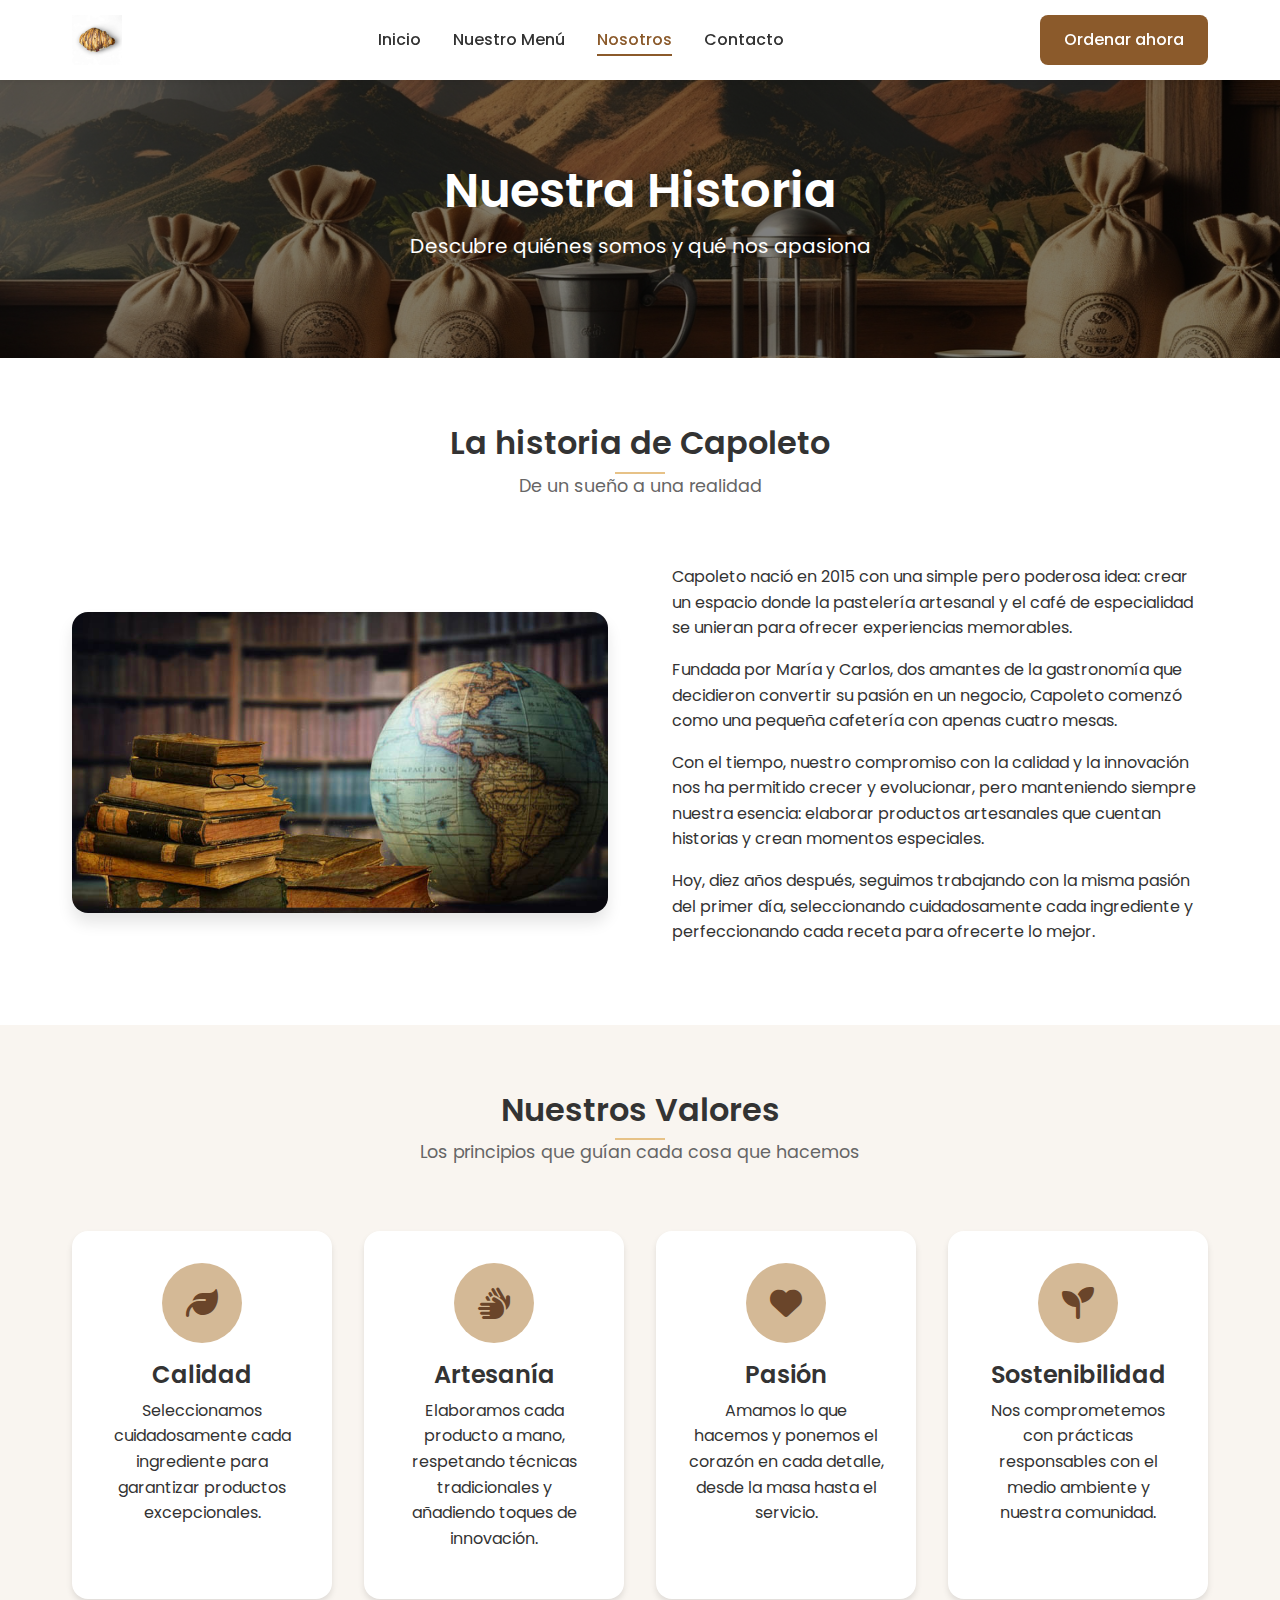
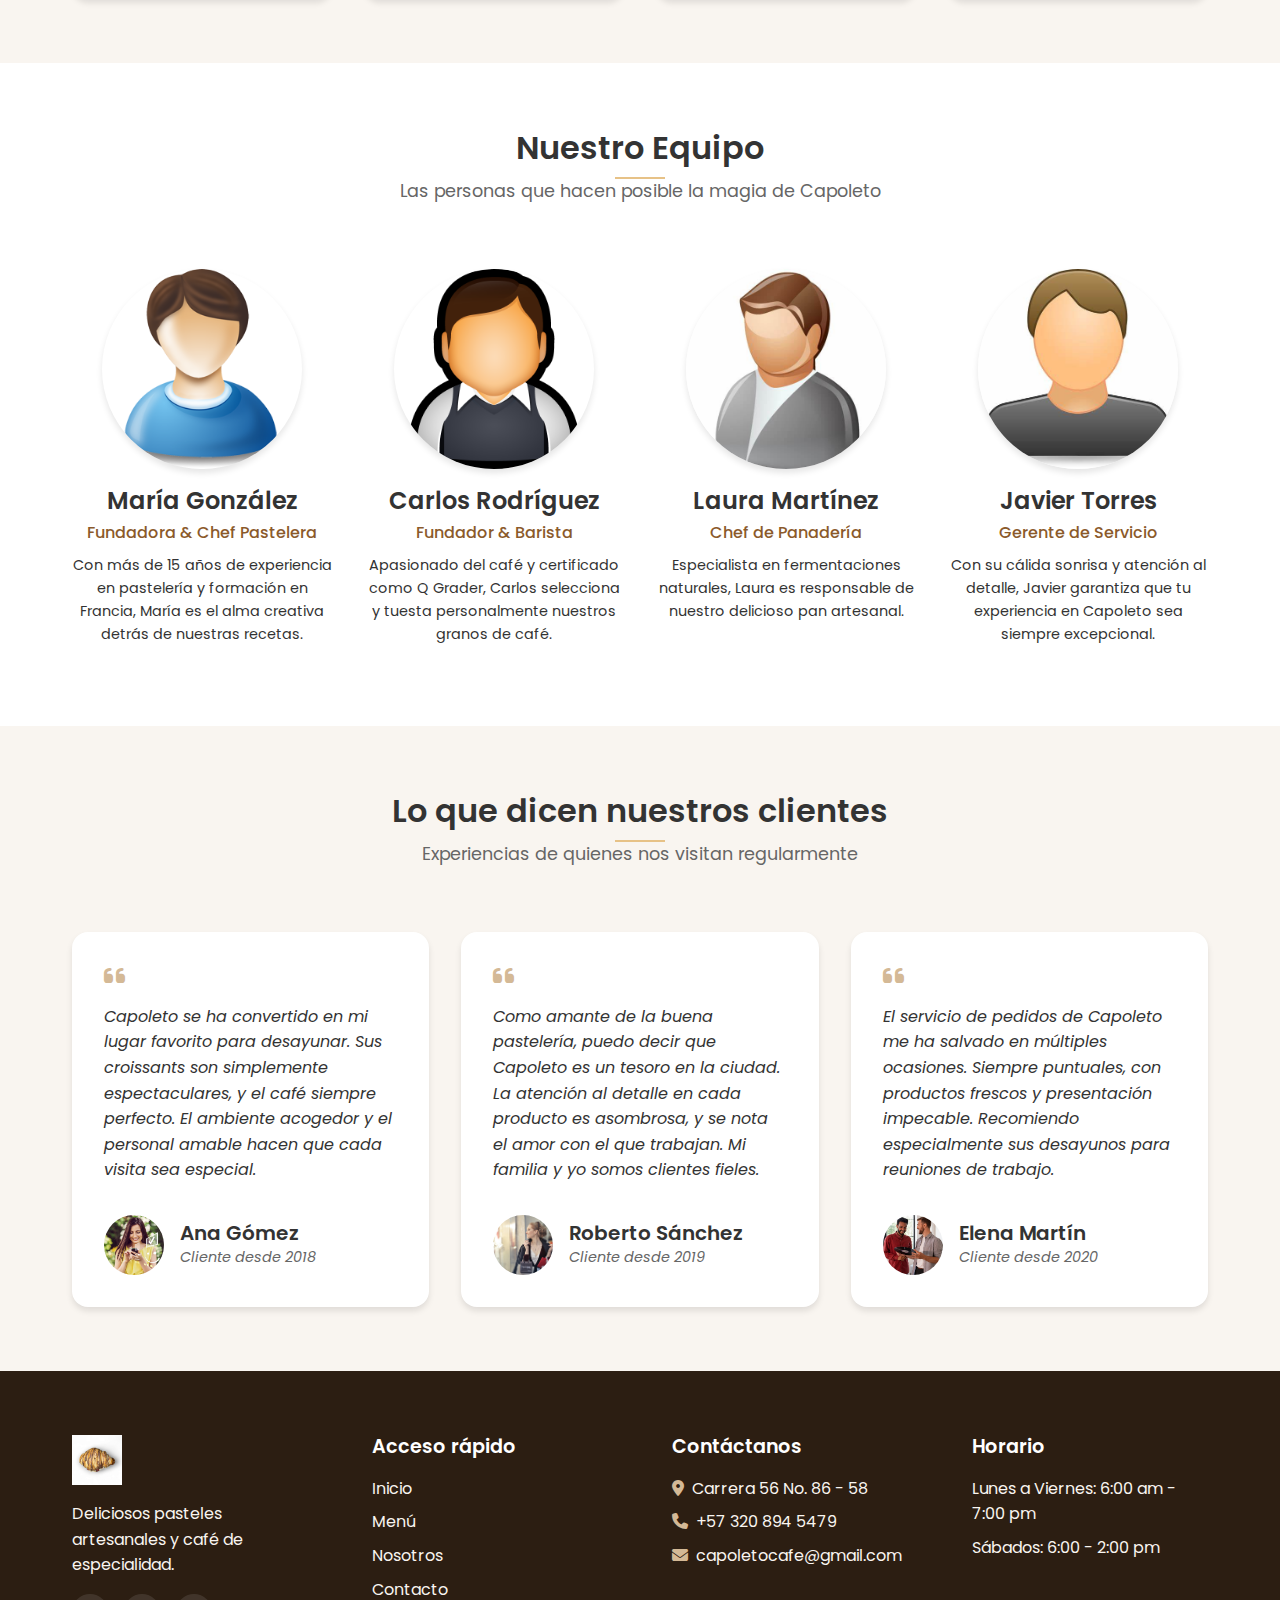
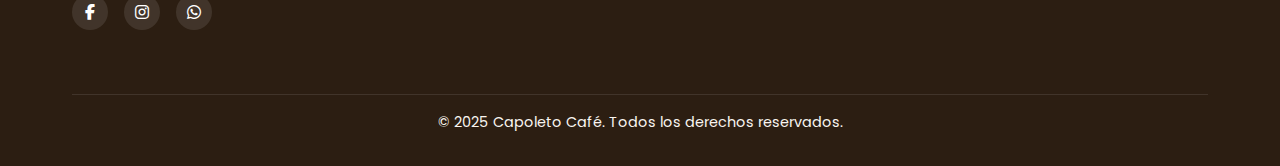
<file: about.html>
<!DOCTYPE html>
<html lang="es">
<head>
    <meta charset="UTF-8">
    <meta name="viewport" content="width=device-width, initial-scale=1.0">
    <title>Nosotros | Capoleto Café</title>
    <link rel="stylesheet" href="assets/css/style.css">
    <link rel="stylesheet" href="https://cdnjs.cloudflare.com/ajax/libs/font-awesome/6.4.0/css/all.min.css">
    <link rel="preconnect" href="https://fonts.googleapis.com">
    <link rel="preconnect" href="https://fonts.gstatic.com" crossorigin>
    <link href="https://fonts.googleapis.com/css2?family=Poppins:wght@300;400;500;600;700&display=swap" rel="stylesheet">
</head>
<body>
    <!-- Header (same as index.html) -->
    <header class="header">
        <div class="container">
            <div class="header-wrapper">
                <div class="logo">
                    <a href="index.html">
                        <img src="assets/images/logo.jpg" alt="Capoleto Café">
                    </a>
                </div>
                <nav class="main-nav">
                    <ul>
                        <li><a href="index.html">Inicio</a></li>
                        <li><a href="menu.html">Nuestro Menú</a></li>
                        <li><a href="about.html" class="active">Nosotros</a></li>
                        <li><a href="contact.html">Contacto</a></li>
                    </ul>
                </nav>
                <div class="nav-buttons">
                    <a href="order.html" class="btn btn-primary">Ordenar ahora</a>
                    <button class="menu-toggle" id="menu-toggle">
                        <span></span>
                        <span></span>
                        <span></span>
                    </button>
                </div>
            </div>
        </div>
    </header>

    <!-- About Hero Section -->
    <section class="about-hero">
        <div class="container">
            <div class="about-hero-content">
                <h1>Nuestra Historia</h1>
                <p>Descubre quiénes somos y qué nos apasiona</p>
            </div>
        </div>
    </section>

    <!-- Our Story Section -->
    <section class="our-story">
        <div class="container">
            <div class="section-header">
                <h2>La historia de Capoleto</h2>
                <p>De un sueño a una realidad</p>
            </div>
            <div class="story-content">
                <div class="story-image">
                    <img src="assets/images/about/story.jpg" alt="Capoleto Café Story">
                </div>
                <div class="story-text">
                    <p>Capoleto nació en 2015 con una simple pero poderosa idea: crear un espacio donde la pastelería artesanal y el café de especialidad se unieran para ofrecer experiencias memorables.</p>
                    <p>Fundada por María y Carlos, dos amantes de la gastronomía que decidieron convertir su pasión en un negocio, Capoleto comenzó como una pequeña cafetería con apenas cuatro mesas.</p>
                    <p>Con el tiempo, nuestro compromiso con la calidad y la innovación nos ha permitido crecer y evolucionar, pero manteniendo siempre nuestra esencia: elaborar productos artesanales que cuentan historias y crean momentos especiales.</p>
                    <p>Hoy, diez años después, seguimos trabajando con la misma pasión del primer día, seleccionando cuidadosamente cada ingrediente y perfeccionando cada receta para ofrecerte lo mejor.</p>
                </div>
            </div>
        </div>
    </section>

    <!-- Our Values Section -->
    <section class="our-values">
        <div class="container">
            <div class="section-header">
                <h2>Nuestros Valores</h2>
                <p>Los principios que guían cada cosa que hacemos</p>
            </div>
            <div class="values-grid">
                <div class="value-card">
                    <div class="value-icon">
                        <i class="fas fa-leaf"></i>
                    </div>
                    <h3>Calidad</h3>
                    <p>Seleccionamos cuidadosamente cada ingrediente para garantizar productos excepcionales.</p>
                </div>
                <div class="value-card">
                    <div class="value-icon">
                        <i class="fas fa-hands"></i>
                    </div>
                    <h3>Artesanía</h3>
                    <p>Elaboramos cada producto a mano, respetando técnicas tradicionales y añadiendo toques de innovación.</p>
                </div>
                <div class="value-card">
                    <div class="value-icon">
                        <i class="fas fa-heart"></i>
                    </div>
                    <h3>Pasión</h3>
                    <p>Amamos lo que hacemos y ponemos el corazón en cada detalle, desde la masa hasta el servicio.</p>
                </div>
                <div class="value-card">
                    <div class="value-icon">
                        <i class="fas fa-seedling"></i>
                    </div>
                    <h3>Sostenibilidad</h3>
                    <p>Nos comprometemos con prácticas responsables con el medio ambiente y nuestra comunidad.</p>
                </div>
            </div>
        </div>
    </section>

    <!-- Our Team Section -->
    <section class="our-team">
        <div class="container">
            <div class="section-header">
                <h2>Nuestro Equipo</h2>
                <p>Las personas que hacen posible la magia de Capoleto</p>
            </div>
            <div class="team-grid">
                <div class="team-member">
                    <div class="member-image">
                        <img src="assets/images/about/team1.jpg" alt="María González">
                    </div>
                    <h3>María González</h3>
                    <p class="member-role">Fundadora & Chef Pastelera</p>
                    <p class="member-bio">Con más de 15 años de experiencia en pastelería y formación en Francia, María es el alma creativa detrás de nuestras recetas.</p>
                </div>
                <div class="team-member">
                    <div class="member-image">
                        <img src="assets/images/about/team2.jpg" alt="Carlos Rodríguez">
                    </div>
                    <h3>Carlos Rodríguez</h3>
                    <p class="member-role">Fundador & Barista</p>
                    <p class="member-bio">Apasionado del café y certificado como Q Grader, Carlos selecciona y tuesta personalmente nuestros granos de café.</p>
                </div>
                <div class="team-member">
                    <div class="member-image">
                        <img src="assets/images/about/team3.jpeg" alt="Laura Martínez">
                    </div>
                    <h3>Laura Martínez</h3>
                    <p class="member-role">Chef de Panadería</p>
                    <p class="member-bio">Especialista en fermentaciones naturales, Laura es responsable de nuestro delicioso pan artesanal.</p>
                </div>
                <div class="team-member">
                    <div class="member-image">
                        <img src="assets/images/about/team4.jpeg" alt="Javier Torres">
                    </div>
                    <h3>Javier Torres</h3>
                    <p class="member-role">Gerente de Servicio</p>
                    <p class="member-bio">Con su cálida sonrisa y atención al detalle, Javier garantiza que tu experiencia en Capoleto sea siempre excepcional.</p>
                </div>
            </div>
        </div>
    </section>

    <!-- Testimonials Section -->
    <section class="testimonials">
        <div class="container">
            <div class="section-header">
                <h2>Lo que dicen nuestros clientes</h2>
                <p>Experiencias de quienes nos visitan regularmente</p>
            </div>
            <div class="testimonials-slider">
                <div class="testimonial-card">
                    <div class="testimonial-content">
                        <i class="fas fa-quote-left"></i>
                        <p>Capoleto se ha convertido en mi lugar favorito para desayunar. Sus croissants son simplemente espectaculares, y el café siempre perfecto. El ambiente acogedor y el personal amable hacen que cada visita sea especial.</p>
                        <div class="testimonial-author">
                            <div class="author-image">
                                <img src="assets/images/about/customer1.jpg" alt="Ana Gómez">
                            </div>
                            <div class="author-info">
                                <h4>Ana Gómez</h4>
                                <p>Cliente desde 2018</p>
                            </div>
                        </div>
                    </div>
                </div>
                <div class="testimonial-card">
                    <div class="testimonial-content">
                        <i class="fas fa-quote-left"></i>
                        <p>Como amante de la buena pastelería, puedo decir que Capoleto es un tesoro en la ciudad. La atención al detalle en cada producto es asombrosa, y se nota el amor con el que trabajan. Mi familia y yo somos clientes fieles.</p>
                        <div class="testimonial-author">
                            <div class="author-image">
                                <img src="assets/images/about/customer2.jpg" alt="Roberto Sánchez">
                            </div>
                            <div class="author-info">
                                <h4>Roberto Sánchez</h4>
                                <p>Cliente desde 2019</p>
                            </div>
                        </div>
                    </div>
                </div>
                <div class="testimonial-card">
                    <div class="testimonial-content">
                        <i class="fas fa-quote-left"></i>
                        <p>El servicio de pedidos de Capoleto me ha salvado en múltiples ocasiones. Siempre puntuales, con productos frescos y presentación impecable. Recomiendo especialmente sus desayunos para reuniones de trabajo.</p>
                        <div class="testimonial-author">
                            <div class="author-image">
                                <img src="assets/images/about/customer3.jpg" alt="Elena Martín">
                            </div>
                            <div class="author-info">
                                <h4>Elena Martín</h4>
                                <p>Cliente desde 2020</p>
                            </div>
                        </div>
                    </div>
                </div>
            </div>
        </div>
    </section>


    <!-- Footer (same as index.html) -->
    <footer class="footer">
        <div class="container">
            <div class="footer-grid">
                <div class="footer-info">
                    <img src="assets/images/logo.jpg" alt="Capoleto Café" class="footer-logo">
                    <p>Deliciosos pasteles artesanales y café de especialidad.</p>
                    <div class="social-links">
                        <a href="#" target="_blank"><i class="fab fa-facebook-f"></i></a>
                        <a href="#" target="_blank"><i class="fab fa-instagram"></i></a>
                        <a href="#" target="_blank"><i class="fab fa-whatsapp"></i></a>
                    </div>
                </div>
                <div class="footer-links">
                    <h4>Acceso rápido</h4>
                    <ul>
                        <li><a href="index.html">Inicio</a></li>
                        <li><a href="menu.html">Menú</a></li>
                        <li><a href="about.html">Nosotros</a></li>
                        <li><a href="contact.html">Contacto</a></li>
                    </ul>
                </div>
                <div class="footer-contact">
                    <h4>Contáctanos</h4>
                    <ul>
                        <li><i class="fas fa-map-marker-alt"></i>Carrera 56 No. 86 - 58</li>
                        <li><i class="fas fa-phone"></i>+57 320 894 5479</li>
                        <li><i class="fas fa-envelope"></i>capoletocafe@gmail.com</li>
                    </ul>
                </div>
                <div class="footer-hours">
                    <h4>Horario</h4>
                    <ul>
                        <li>Lunes a Viernes: 6:00 am - 7:00 pm</li>
                        <li>Sábados: 6:00 - 2:00 pm</li>
                    </ul>
                </div>
            </div>
            <div class="footer-bottom">
                <p>&copy; 2025 Capoleto Café. Todos los derechos reservados.</p>
            </div>
        </div>
    </footer>

    <script src="assets/js/main.js"></script>
</body>
</html>
</file>
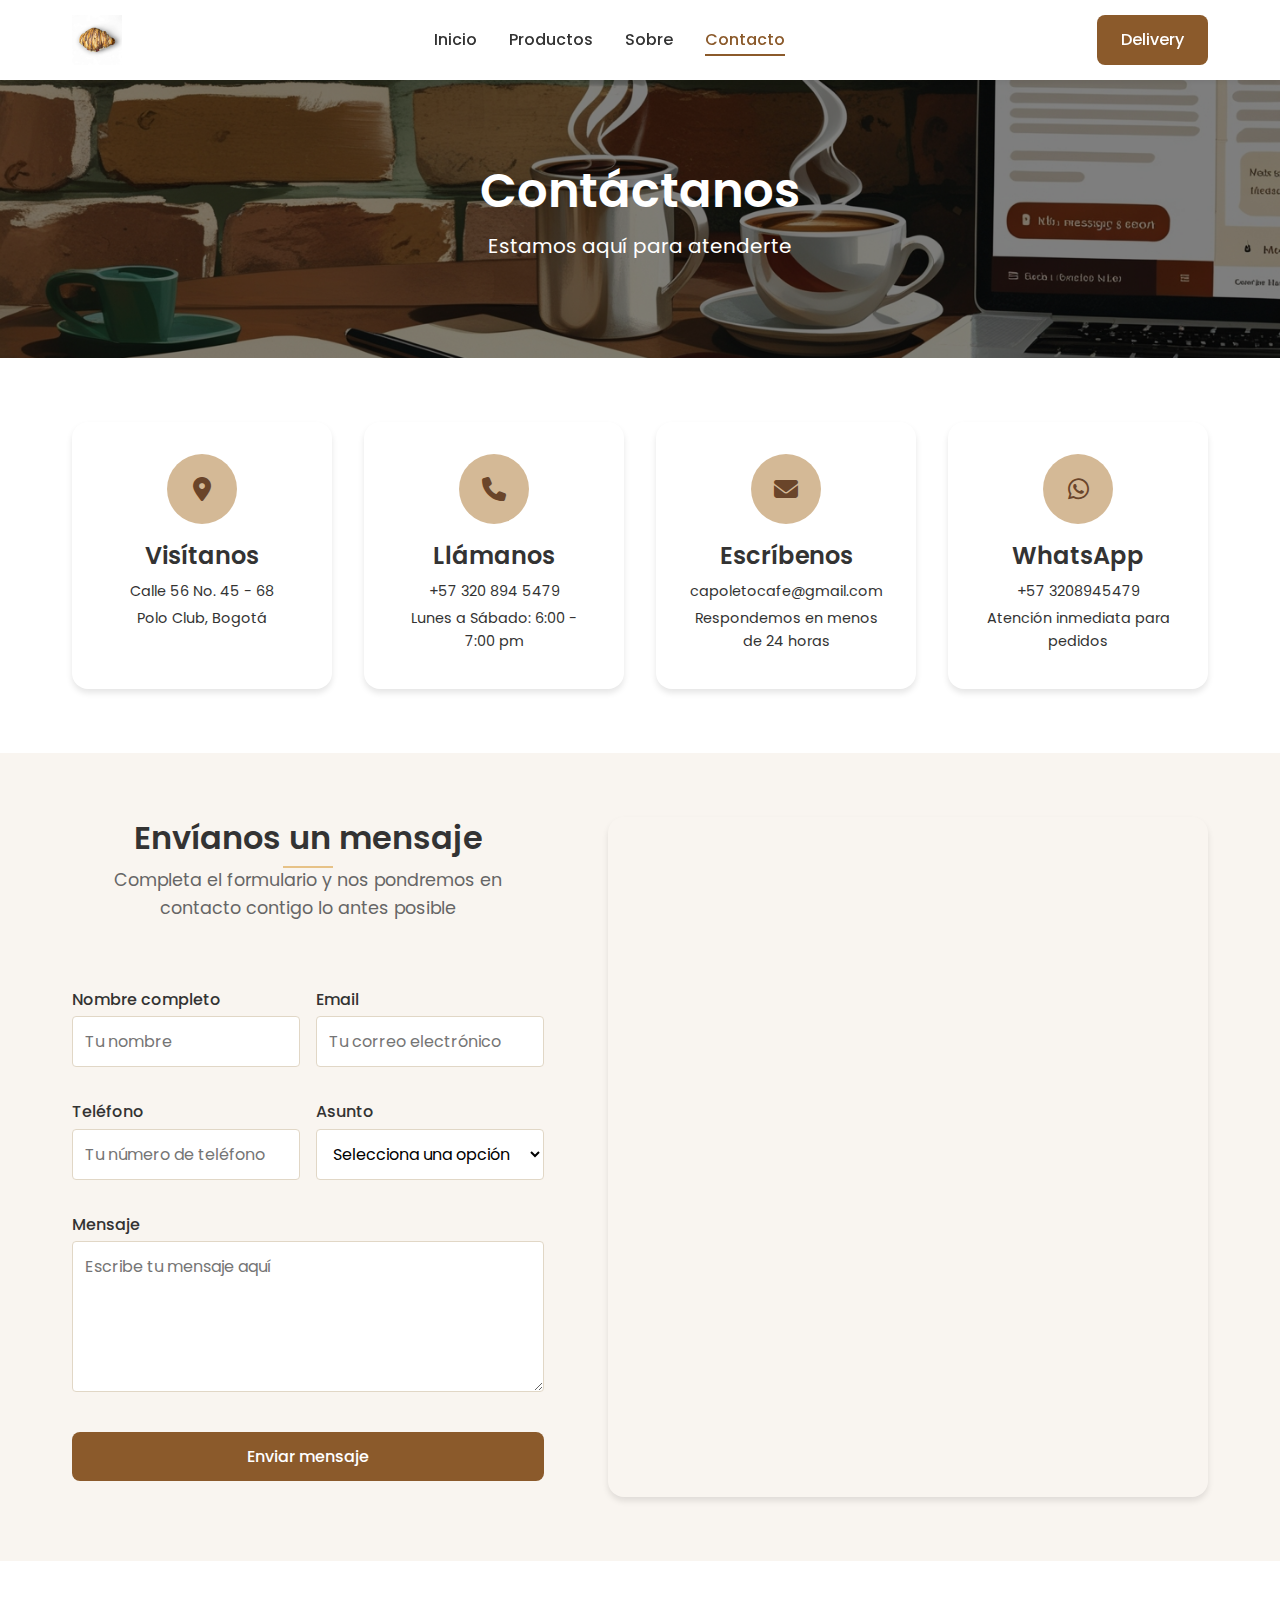
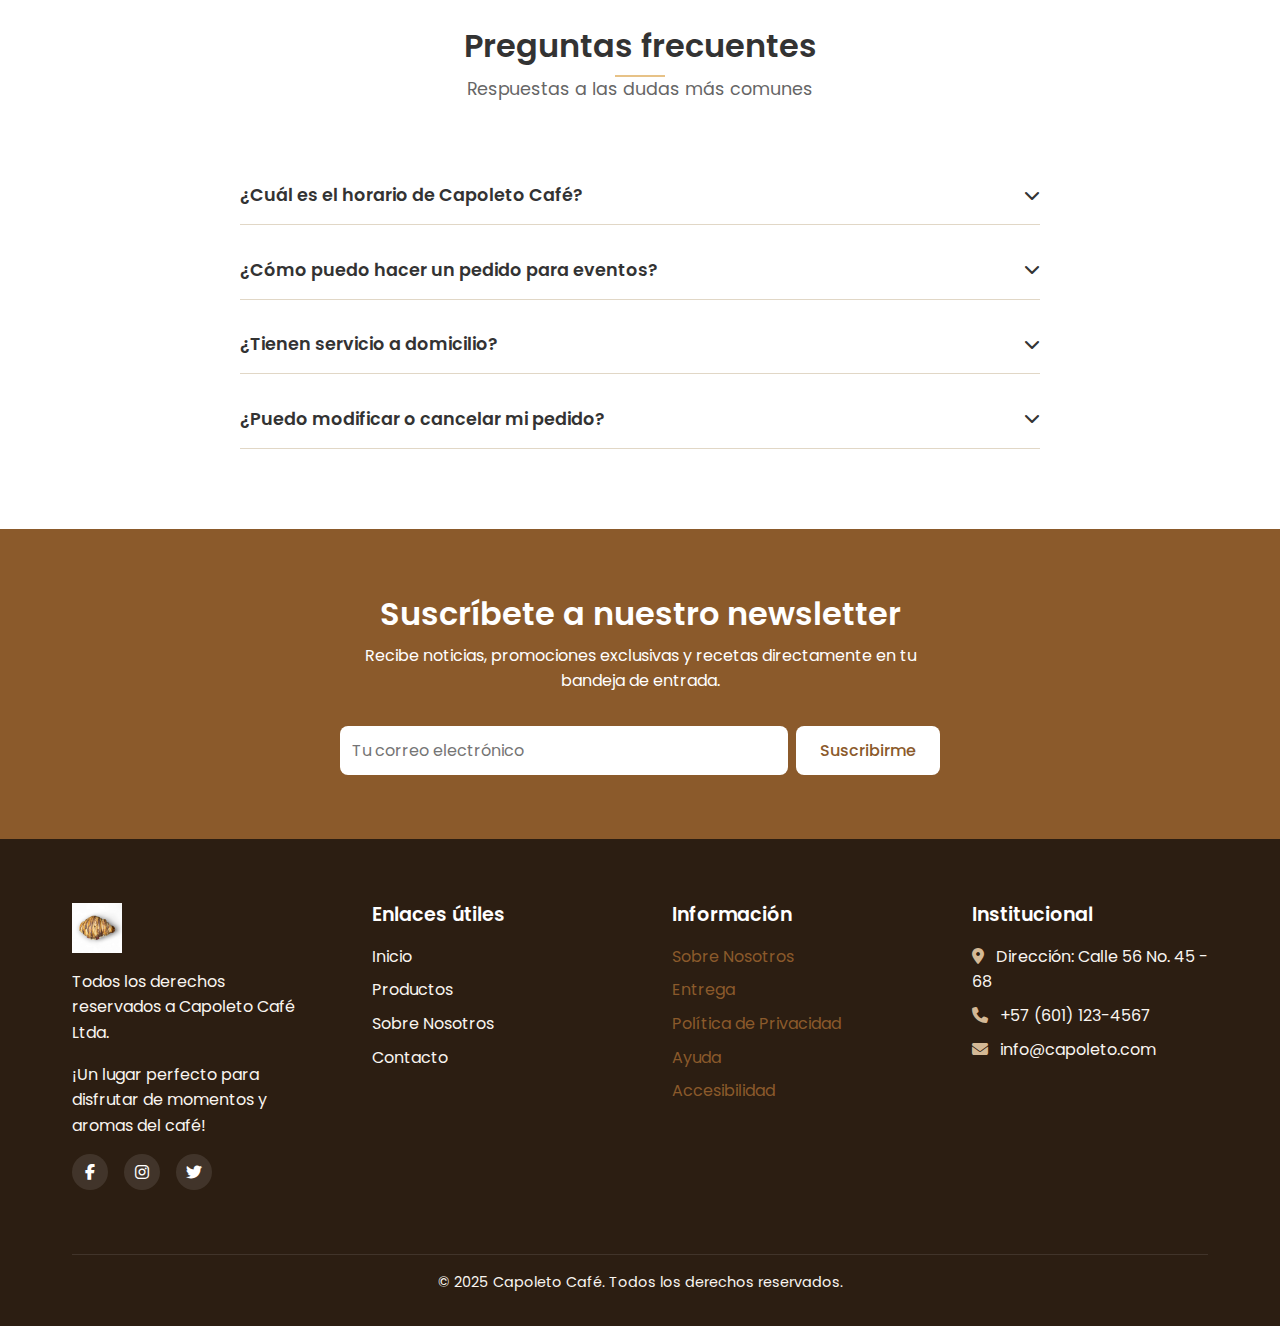
<file: contact.html>
<!DOCTYPE html>
<html lang="es">
<head>
    <meta charset="UTF-8">
    <meta name="viewport" content="width=device-width, initial-scale=1.0">
    <title>Contacto | Capoleto Café</title>
    <link rel="stylesheet" href="assets/css/style.css">
    <link rel="stylesheet" href="https://cdnjs.cloudflare.com/ajax/libs/font-awesome/6.4.0/css/all.min.css">
    <link rel="preconnect" href="https://fonts.googleapis.com">
    <link rel="preconnect" href="https://fonts.gstatic.com" crossorigin>
    <link href="https://fonts.googleapis.com/css2?family=Poppins:wght@300;400;500;600;700&display=swap" rel="stylesheet">
</head>
<body>
    <!-- Header -->
    <header class="header">
        <div class="container">
            <div class="header-wrapper">
                <div class="logo">
                    <a href="index.html">
                        <img src="assets/images/logo.jpg" alt="Capoleto Café">
                    </a>
                </div>
                <nav class="main-nav">
                    <ul>
                        <li><a href="index.html">Inicio</a></li>
                        <li><a href="menu.html">Productos</a></li>
                        <li><a href="about.html">Sobre</a></li>
                        <li><a href="contact.html" class="active">Contacto</a></li>
                    </ul>
                </nav>
                <div class="nav-buttons">
                    <a href="order.html" class="btn btn-primary btn-rounded">Delivery</a>
                    <button class="menu-toggle" id="menu-toggle">
                        <span></span>
                        <span></span>
                        <span></span>
                    </button>
                </div>
            </div>
        </div>
    </header>

    <!-- Contact Hero Section -->
    <section class="contact-hero">
        <div class="container">
            <div class="contact-hero-content">
                <h1>Contáctanos</h1>
                <p>Estamos aquí para atenderte</p>
            </div>
        </div>
    </section>

    <!-- Contact Info Section -->
    <section class="contact-info">
        <div class="container">
            <div class="contact-grid">
                <div class="contact-card">
                    <div class="contact-icon">
                        <i class="fas fa-map-marker-alt"></i>
                    </div>
                    <h3>Visítanos</h3>
                    <p>Calle 56 No. 45 - 68</p>
                    <p>Polo Club, Bogotá</p>
                </div>
                <div class="contact-card">
                    <div class="contact-icon">
                        <i class="fas fa-phone"></i>
                    </div>
                    <h3>Llámanos</h3>
                    <p>+57 320 894 5479</p>
                    <p>Lunes a Sábado: 6:00 - 7:00 pm</p>
                </div>
                <div class="contact-card">
                    <div class="contact-icon">
                        <i class="fas fa-envelope"></i>
                    </div>
                    <h3>Escríbenos</h3>
                    <p>capoletocafe@gmail.com</p>
                    <p>Respondemos en menos de 24 horas</p>
                </div>
                <div class="contact-card">
                    <div class="contact-icon">
                        <i class="fab fa-whatsapp"></i>
                    </div>
                    <h3>WhatsApp</h3>
                    <p>+57 3208945479</p>
                    <p>Atención inmediata para pedidos</p>
                </div>
            </div>
        </div>
    </section>

    <!-- Contact Form Section -->
    <section class="contact-form-section">
        <div class="container">
            <div class="contact-wrapper">
                <div class="contact-content">
                    <div class="section-header">
                        <h2>Envíanos un mensaje</h2>
                        <p>Completa el formulario y nos pondremos en contacto contigo lo antes posible</p>
                    </div>
                    <form id="contact-form" class="contact-form">
                        <div class="form-group">
                            <label for="name">Nombre completo</label>
                            <input type="text" id="name" name="name" placeholder="Tu nombre" required>
                        </div>
                        <div class="form-group">
                            <label for="email">Email</label>
                            <input type="email" id="email" name="email" placeholder="Tu correo electrónico" required>
                        </div>
                        <div class="form-group">
                            <label for="phone">Teléfono</label>
                            <input type="tel" id="phone" name="phone" placeholder="Tu número de teléfono">
                        </div>
                        <div class="form-group">
                            <label for="subject">Asunto</label>
                            <select id="subject" name="subject" required>
                                <option value="" disabled selected>Selecciona una opción</option>
                                <option value="info">Información general</option>
                                <option value="order">Consulta sobre pedidos</option>
                                <option value="reservation">Reservaciones</option>
                                <option value="feedback">Comentarios o sugerencias</option>
                                <option value="other">Otro</option>
                            </select>
                        </div>
                        <div class="form-group full-width">
                            <label for="message">Mensaje</label>
                            <textarea id="message" name="message" rows="5" placeholder="Escribe tu mensaje aquí" required></textarea>
                        </div>
                        <div class="form-group full-width">
                            <button type="submit" class="btn btn-primary btn-block btn-rounded">Enviar mensaje</button>
                        </div>
                    </form>
                </div>
                <div class="contact-map">
                    <div class="map-container">
                        <iframe src="https://www.google.com/maps/embed?pb=!1m14!1m12!1m3!1d295.558499803543!2d-74.06402686539128!3d4.674831567441649!2m3!1f0!2f0!3f0!3m2!1i1024!2i768!4f13.1!5e0!3m2!1ses-419!2sco!4v1744931267729!5m2!1ses-419!2sco" 
                                width="600" height="450" style="border:0;" 
                                allowfullscreen="" loading="lazy" referrerpolicy="no-referrer-when-downgrade"></iframe>
                    </div>
                </div>
            </div>
        </div>
    </section>

    <!-- FAQ Section -->
    <section class="faq-section">
        <div class="container">
            <div class="section-header">
                <h2>Preguntas frecuentes</h2>
                <p>Respuestas a las dudas más comunes</p>
            </div>
            <div class="faq-container">
                <div class="faq-item">
                    <div class="faq-question">
                        <h3>¿Cuál es el horario de Capoleto Café?</h3>
                        <span class="faq-icon"><i class="fas fa-chevron-down"></i></span>
                    </div>
                    <div class="faq-answer">
                        <p>Nuestro horario es: Lunes a Viernes de 7:00 a 20:00, Sábados de 8:00 a 21:00, y Domingos de 9:00 a 18:00.</p>
                    </div>
                </div>
                <div class="faq-item">
                    <div class="faq-question">
                        <h3>¿Cómo puedo hacer un pedido para eventos?</h3>
                        <span class="faq-icon"><i class="fas fa-chevron-down"></i></span>
                    </div>
                    <div class="faq-answer">
                        <p>Para pedidos para eventos, te recomendamos contactarnos con al menos 48 horas de anticipación. Puedes hacerlo a través de nuestro formulario de contacto, por teléfono o WhatsApp. Trabajaremos contigo para crear un menú personalizado según tus necesidades.</p>
                    </div>
                </div>
                <div class="faq-item">
                    <div class="faq-question">
                        <h3>¿Tienen servicio a domicilio?</h3>
                        <span class="faq-icon"><i class="fas fa-chevron-down"></i></span>
                    </div>
                    <div class="faq-answer">
                        <p>Sí, ofrecemos servicio a domicilio dentro de un radio de 10 km de nuestra ubicación. Puedes realizar tu pedido a través de nuestra página web o WhatsApp. El costo de envío varía según la distancia.</p>
                    </div>
                </div>
                <div class="faq-item">
                    <div class="faq-question">
                        <h3>¿Puedo modificar o cancelar mi pedido?</h3>
                        <span class="faq-icon"><i class="fas fa-chevron-down"></i></span>
                    </div>
                    <div class="faq-answer">
                        <p>Las modificaciones o cancelaciones deben realizarse con al menos 2 horas de anticipación para pedidos regulares y 24 horas para pedidos grandes o especiales. Contacta con nuestro equipo para gestionar cualquier cambio en tu pedido.</p>
                    </div>
                </div>
            </div>
        </div>
    </section>

    <!-- Newsletter Section -->
    <section class="newsletter">
        <div class="container">
            <div class="newsletter-content">
                <div class="newsletter-text">
                    <h2>Suscríbete a nuestro newsletter</h2>
                    <p>Recibe noticias, promociones exclusivas y recetas directamente en tu bandeja de entrada.</p>
                </div>
                <form class="newsletter-form" id="newsletterForm">
                    <input type="email" name="email" placeholder="Tu correo electrónico" required>
                    <button type="submit" class="btn btn-light btn-rounded">Suscribirme</button>
                </form>
            </div>
        </div>
    </section>
    
    <script>
      const form = document.getElementById('newsletterForm');
      const msg = document.getElementById('msg');
    
      form.addEventListener('submit', function(e) {
        e.preventDefault();
    
        const data = new FormData(form);
    
        fetch('https://script.google.com/macros/s/AKfycbwCiQ2rJ9SJFkXi5HZUQbP0gsamav4xX-HtG4UblalGTWganUY6hSR4ClrgMjKTthDTQA/exec', {
            method: 'POST',
            mode: 'no-cors', // evita error CORS
            body: data
        })
        .then(res => res.text())
        .then(response => {
          msg.textContent = "¡Gracias por suscribirte!";
          form.reset();
        })
        .catch(error => {
          msg.textContent = "Hubo un error. Intenta de nuevo.";
          console.error(error);
        });
      });
    </script>

    <!-- Footer -->
    <footer class="footer">
        <div class="container">
            <div class="footer-grid">
                <div class="footer-info">
                    <img src="assets/images/logo.jpg" alt="Capoleto Café" class="footer-logo">
                    <p>Todos los derechos reservados a Capoleto Café Ltda.</p>
                    <p>¡Un lugar perfecto para disfrutar de momentos y aromas del café!</p>
                    <div class="social-links">
                        <a href="#" target="_blank"><i class="fab fa-facebook-f"></i></a>
                        <a href="#" target="_blank"><i class="fab fa-instagram"></i></a>
                        <a href="#" target="_blank"><i class="fab fa-twitter"></i></a>
                    </div>
                </div>
                <div class="footer-links">
                    <h4>Enlaces útiles</h4>
                    <ul>
                        <li><a href="index.html">Inicio</a></li>
                        <li><a href="menu.html">Productos</a></li>
                        <li><a href="about.html">Sobre Nosotros</a></li>
                        <li><a href="contact.html">Contacto</a></li>
                    </ul>
                </div>
                <div class="footer-contact">
                    <h4>Información</h4>
                    <ul>
                        <li><a href="about.html">Sobre Nosotros</a></li>
                        <li><a href="#">Entrega</a></li>
                        <li><a href="#">Política de Privacidad</a></li>
                        <li><a href="#">Ayuda</a></li>
                        <li><a href="#">Accesibilidad</a></li>
                    </ul>
                </div>
                <div class="footer-contact">
                    <h4>Institucional</h4>
                    <ul>
                        <li><i class="fas fa-map-marker-alt"></i> Dirección: Calle 56 No. 45 - 68</li>
                        <li><i class="fas fa-phone"></i> +57 (601) 123-4567</li>
                        <li><i class="fas fa-envelope"></i> info@capoleto.com</li>
                    </ul>
                </div>
            </div>
            <div class="footer-bottom">
                <p>&copy; 2025 Capoleto Café. Todos los derechos reservados.</p>
            </div>
        </div>
    </footer>

    <script src="assets/js/main.js"></script>
</body>
</html>
</file>
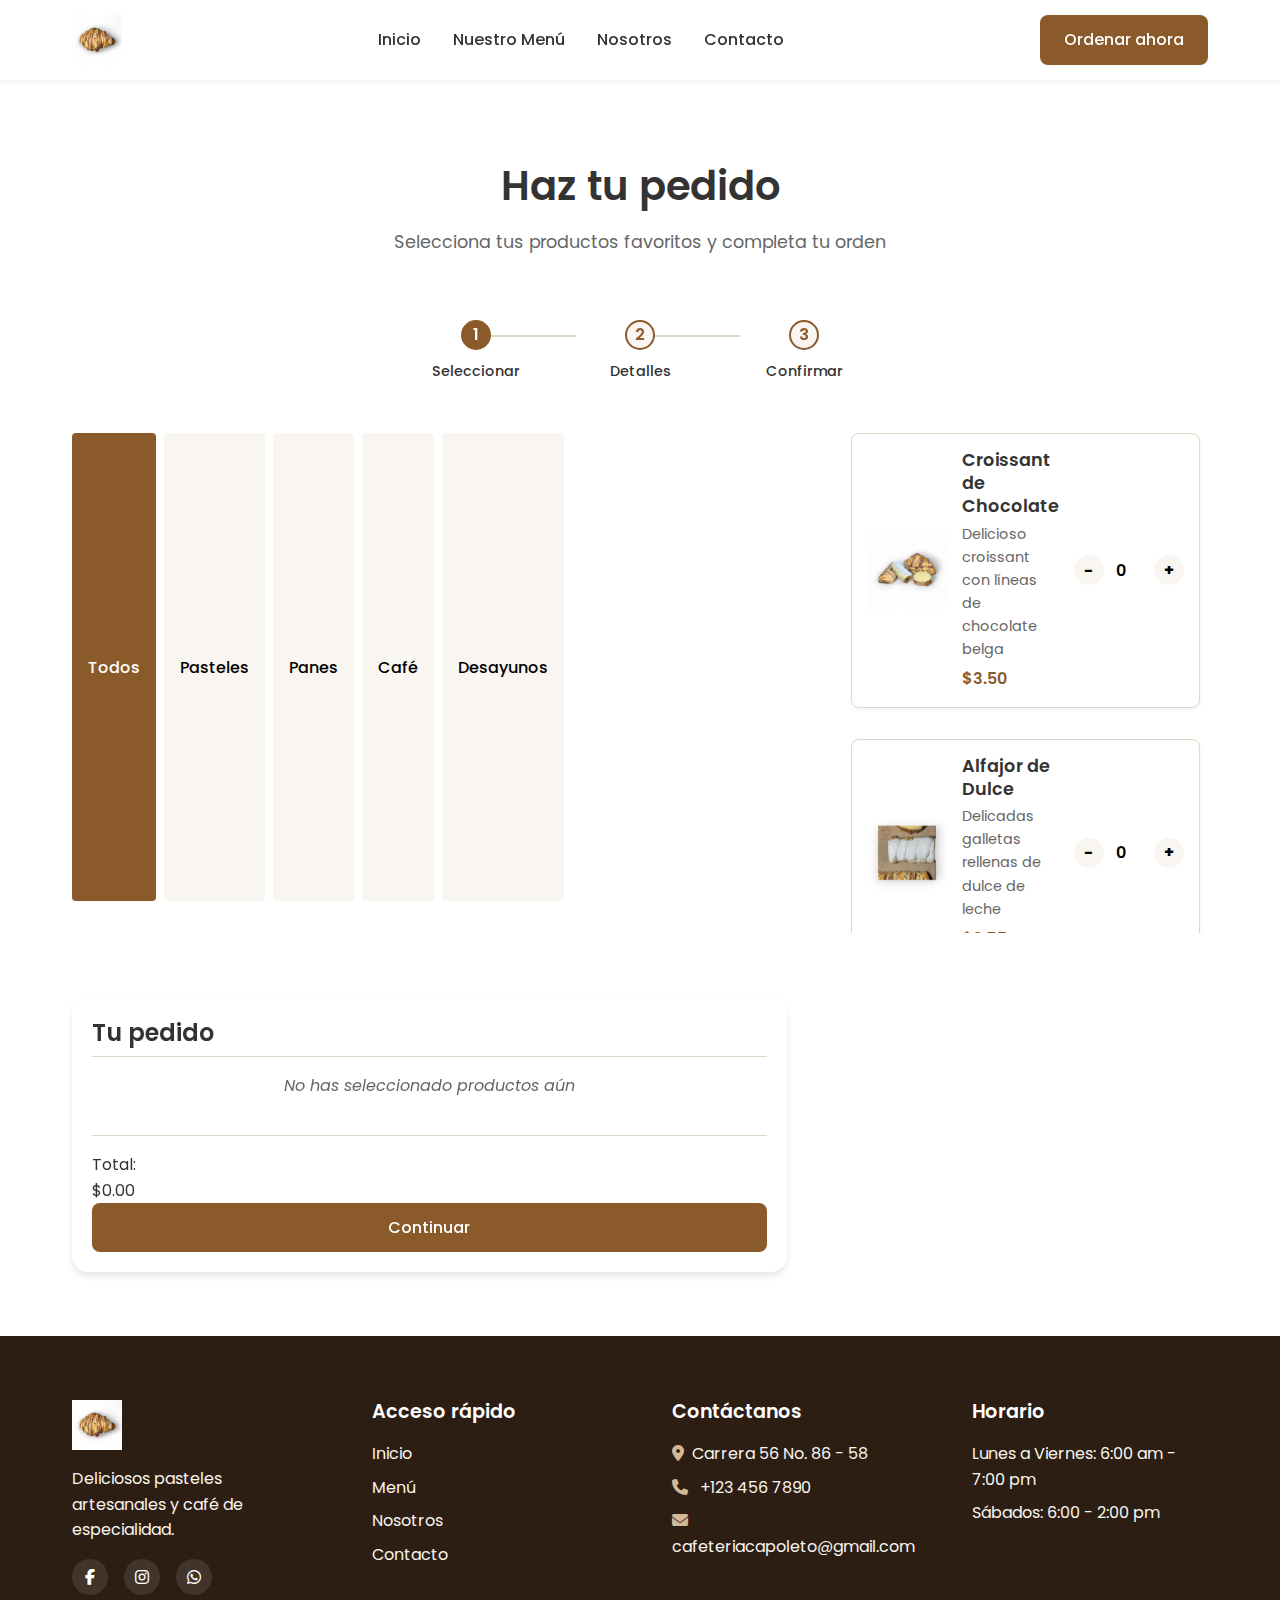
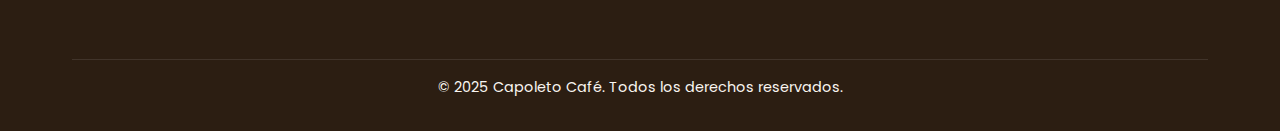
<file: order.html>
<!DOCTYPE html>
<html lang="es">
<head>
    <meta charset="UTF-8">
    <meta name="viewport" content="width=device-width, initial-scale=1.0">
    <title>Ordenar | Capoleto Café</title>
    <link rel="stylesheet" href="assets/css/style.css">
    <link rel="stylesheet" href="assets/css/order.css">
    <link rel="stylesheet" href="https://cdnjs.cloudflare.com/ajax/libs/font-awesome/6.4.0/css/all.min.css">
    <link rel="preconnect" href="https://fonts.googleapis.com">
    <link rel="preconnect" href="https://fonts.gstatic.com" crossorigin>
    <link href="https://fonts.googleapis.com/css2?family=Poppins:wght@300;400;500;600;700&display=swap" rel="stylesheet">
</head>
<body>
    <!-- Header (same as index.html) -->
    <header class="header">
        <div class="container">
            <div class="header-wrapper">
                <div class="logo">
                    <a href="index.html">
                        <img src="assets/images/logo.jpg" alt="Capoleto Café">
                    </a>
                </div>
                <nav class="main-nav">
                    <ul>
                        <li><a href="index.html">Inicio</a></li>
                        <li><a href="menu.html">Nuestro Menú</a></li>
                        <li><a href="about.html">Nosotros</a></li>
                        <li><a href="contact.html">Contacto</a></li>
                    </ul>
                </nav>
                <div class="nav-buttons">
                    <a href="order.html" class="btn btn-primary active">Ordenar ahora</a>
                    <button class="menu-toggle" id="menu-toggle">
                        <span></span>
                        <span></span>
                        <span></span>
                    </button>
                </div>
            </div>
        </div>
    </header>

    <!-- Order Process Section -->
    <section class="order-process">
        <div class="container">
            <div class="section-header">
                <h1>Haz tu pedido</h1>
                <p>Selecciona tus productos favoritos y completa tu orden</p>
            </div>
            
            <div class="order-steps">
                <div class="step active" id="step-1">
                    <div class="step-number">1</div>
                    <div class="step-text">Seleccionar</div>
                </div>
                <div class="step" id="step-2">
                    <div class="step-number">2</div>
                    <div class="step-text">Detalles</div>
                </div>
                <div class="step" id="step-3">
                    <div class="step-number">3</div>
                    <div class="step-text">Confirmar</div>
                </div>
            </div>

            <!-- Step 1: Product Selection -->
            <div class="order-content" id="order-step-1">
                <div class="order-categories">
                    <button class="category-btn active" data-category="all">Todos</button>
                    <button class="category-btn" data-category="pasteles">Pasteles</button>
                    <button class="category-btn" data-category="panes">Panes</button>
                    <button class="category-btn" data-category="cafe">Café</button>
                    <button class="category-btn" data-category="desayunos">Desayunos</button>
                </div>

                <div class="order-items">
                    <!-- Pasteles -->
                    <div class="order-item" data-category="pasteles">
                        <div class="item-image">
                            <img src="assets/images/products/pastry1.jpg" alt="Croissant de Chocolate">
                        </div>
                        <div class="item-details">
                            <h3>Croissant de Chocolate</h3>
                            <p>Delicioso croissant con líneas de chocolate belga</p>
                            <div class="item-price">$3.50</div>
                        </div>
                        <div class="item-quantity">
                            <button class="quantity-btn minus" data-id="croissant-chocolate">-</button>
                            <input type="number" value="0" min="0" max="10" data-id="croissant-chocolate" data-price="3.50" data-name="Croissant de Chocolate">
                            <button class="quantity-btn plus" data-id="croissant-chocolate">+</button>
                        </div>
                    </div>

                    <div class="order-item" data-category="pasteles">
                        <div class="item-image">
                            <img src="assets/images/products/pastry2.jpg" alt="Alfajor de Dulce">
                        </div>
                        <div class="item-details">
                            <h3>Alfajor de Dulce</h3>
                            <p>Delicadas galletas rellenas de dulce de leche</p>
                            <div class="item-price">$2.75</div>
                        </div>
                        <div class="item-quantity">
                            <button class="quantity-btn minus" data-id="alfajor-dulce">-</button>
                            <input type="number" value="0" min="0" max="10" data-id="alfajor-dulce" data-price="2.75" data-name="Alfajor de Dulce">
                            <button class="quantity-btn plus" data-id="alfajor-dulce">+</button>
                        </div>
                    </div>

                    <!-- Add more products for each category -->
                    <!-- Café -->
                    <div class="order-item" data-category="cafe">
                        <div class="item-image">
                            <img src="assets/images/products/coffee1.jpg" alt="Espresso">
                        </div>
                        <div class="item-details">
                            <h3>Espresso</h3>
                            <p>Café concentrado con crema dorada</p>
                            <div class="item-price">$2.50</div>
                        </div>
                        <div class="item-quantity">
                            <button class="quantity-btn minus" data-id="espresso">-</button>
                            <input type="number" value="0" min="0" max="10" data-id="espresso" data-price="2.50" data-name="Espresso">
                            <button class="quantity-btn plus" data-id="espresso">+</button>
                        </div>
                    </div>
                    
                    <!-- More products... -->
                </div>

                <div class="order-summary" id="summary-step-1">
                    <h3>Tu pedido</h3>
                    <div class="order-list" id="order-list">
                        <p class="empty-cart">No has seleccionado productos aún</p>
                    </div>
                    <div class="order-total">
                        <div class="total-label">Total:</div>
                        <div class="total-amount" id="order-total">$0.00</div>
                    </div>
                    <button class="btn btn-primary btn-block" id="continue-btn" disabled>Continuar</button>
                </div>
            </div>

            <!-- Step 2: Order Details -->
            <div class="order-content hidden" id="order-step-2">
                <div class="order-form">
                    <h3>Información de entrega</h3>
                    <form id="delivery-form">
                        <div class="form-group">
                            <label for="name">Nombre completo</label>
                            <input type="text" id="name" name="name" required>
                        </div>
                        <div class="form-group">
                            <label for="phone">Teléfono</label>
                            <input type="tel" id="phone" name="phone" required>
                        </div>
                        <div class="form-group">
                            <label for="email">Email</label>
                            <input type="email" id="email" name="email" required>
                        </div>
                        
                        <div class="form-group">
                            <label>Método de entrega</label>
                            <div class="delivery-options">
                                <label class="radio-container">
                                    <input type="radio" name="delivery-method" value="pickup" checked>
                                    <span class="radio-custom"></span>
                                    Recoger en tienda
                                </label>
                                <label class="radio-container">
                                    <input type="radio" name="delivery-method" value="delivery">
                                    <span class="radio-custom"></span>
                                    Entrega a domicilio
                                </label>
                            </div>
                        </div>
                        
                        <div class="address-fields hidden" id="address-fields">
                            <div class="form-group">
                                <label for="address">Dirección</label>
                                <input type="text" id="address" name="address">
                            </div>
                            <div class="form-group">
                                <label for="city">Ciudad</label>
                                <input type="text" id="city" name="city">
                            </div>
                            <div class="form-group">
                                <label for="zipcode">Código Postal</label>
                                <input type="text" id="zipcode" name="zipcode">
                            </div>
                        </div>
                        
                        <div class="form-group">
                            <label for="notes">Instrucciones especiales</label>
                            <textarea id="notes" name="notes" rows="3"></textarea>
                        </div>
                    </form>
                </div>

                <div class="order-summary" id="summary-step-2">
                    <h3>Resumen de tu pedido</h3>
                    <div class="order-list" id="order-list-step-2">
                        <!-- Order items will be populated by JavaScript -->
                    </div>
                    <div class="order-total">
                        <div class="subtotal">
                            <div>Subtotal:</div>
                            <div id="subtotal">$0.00</div>
                        </div>
                        <div class="delivery-fee hidden" id="delivery-fee-container">
                            <div>Envío:</div>
                            <div id="delivery-fee">$2.50</div>
                        </div>
                        <div class="total">
                            <div>Total:</div>
                            <div id="total-step-2">$0.00</div>
                        </div>
                    </div>
                    <div class="step-buttons">
                        <button class="btn btn-outline" id="back-to-step-1">Volver</button>
                        <button class="btn btn-primary" id="continue-to-step-3">Continuar</button>
                    </div>
                </div>
            </div>

            <!-- Step 3: Order Confirmation -->
            <div class="order-content hidden" id="order-step-3">
                <div class="confirmation-details">
                    <h3>Confirma tu pedido</h3>
                    
                    <div class="confirmation-section">
                        <h4>Productos seleccionados</h4>
                        <div class="order-list" id="order-list-step-3">
                            <!-- Order items will be populated by JavaScript -->
                        </div>
                    </div>
                    
                    <div class="confirmation-section">
                        <h4>Información de entrega</h4>
                        <div class="confirmation-info" id="delivery-info">
                            <!-- Delivery info will be populated by JavaScript -->
                        </div>
                    </div>
                    
                    <div class="confirmation-section">
                        <h4>Método de pago</h4>
                        <div class="payment-options">
                            <p>Podrás realizar el pago al recibir tu pedido.</p>
                            <div class="payment-methods">
                                <span><i class="fas fa-money-bill-wave"></i> Efectivo</span>
                                <span><i class="far fa-credit-card"></i> Tarjeta</span>
                            </div>
                        </div>
                    </div>
                    
                    <div class="order-total" id="summary-step-3">
                        <div class="subtotal">
                            <div>Subtotal:</div>
                            <div id="subtotal-step-3">$0.00</div>
                        </div>
                        <div class="delivery-fee hidden" id="delivery-fee-container-step-3">
                            <div>Envío:</div>
                            <div id="delivery-fee-step-3">$2.50</div>
                        </div>
                        <div class="total">
                            <div>Total:</div>
                            <div id="total-step-3">$0.00</div>
                        </div>
                    </div>
                    
                    <div class="step-buttons">
                        <button class="btn btn-outline" id="back-to-step-2">Volver</button>
                        <button class="btn btn-primary" id="send-order">Enviar pedido por WhatsApp</button>
                    </div>
                </div>
            </div>
        </div>
    </section>

    <!-- Footer (same as index.html) -->
    <footer class="footer">
        <div class="container">
            <div class="footer-grid">
                <div class="footer-info">
                    <img src="assets/images/logo.jpg" alt="Capoleto Café" class="footer-logo">
                    <p>Deliciosos pasteles artesanales y café de especialidad.</p>
                    <div class="social-links">
                        <a href="#" target="_blank"><i class="fab fa-facebook-f"></i></a>
                        <a href="#" target="_blank"><i class="fab fa-instagram"></i></a>
                        <a href="#" target="_blank"><i class="fab fa-whatsapp"></i></a>
                    </div>
                </div>
                <div class="footer-links">
                    <h4>Acceso rápido</h4>
                    <ul>
                        <li><a href="index.html">Inicio</a></li>
                        <li><a href="menu.html">Menú</a></li>
                        <li><a href="about.html">Nosotros</a></li>
                        <li><a href="contact.html">Contacto</a></li>
                    </ul>
                </div>
                <div class="footer-contact">
                    <h4>Contáctanos</h4>
                    <ul>
                        <li><i class="fas fa-map-marker-alt"></i>Carrera 56 No. 86 - 58</li>
                        <li><i class="fas fa-phone"></i> +123 456 7890</li>
                        <li><i class="fas fa-envelope"></i>cafeteriacapoleto@gmail.com</li>
                    </ul>
                </div>
                <div class="footer-hours">
                    <h4>Horario</h4>
                    <ul>
                        <li>Lunes a Viernes: 6:00 am - 7:00 pm</li>
                        <li>Sábados: 6:00 - 2:00 pm</li>
                    </ul>
                </div>
            </div>
            <div class="footer-bottom">
                <p>&copy; 2025 Capoleto Café. Todos los derechos reservados.</p>
            </div>
        </div>
    </footer>

    <script src="assets/js/main.js"></script>
    <script src="assets/js/order.js"></script>
</body>
</html>
</file>
<file: assets/css/style.css>
/* 
* Capoleto Café - Main Stylesheet
* Author: Your Name
* Version: 1.0
*/

/* =========== Base Styles =========== */
:root {
    /* Colors */
    --primary-color: #8b5a2b;
    --primary-dark: #6a452a;
    --primary-light: #d4b996;
    --secondary-color: #f27e3d;
    --accent-color: #e7c287;
    --text-color: #333333;
    --text-light: #666666;
    --background-color: #ffffff;
    --background-alt: #f9f5f0;
    --border-color: #e1d7c6;
    --footer-bg: #2c1e12;
    --footer-text: #f9f5f0;
    
    /* Typography */
    --body-font: 'Poppins', sans-serif;
    --heading-font: 'Poppins', sans-serif;
    
    /* Spacing */
    --spacing-xs: 0.25rem;
    --spacing-sm: 0.5rem;
    --spacing-md: 1rem;
    --spacing-lg: 2rem;
    --spacing-xl: 4rem;
    
    /* Borders */
    --border-radius-sm: 4px;
    --border-radius-md: 8px;
    --border-radius-lg: 16px;
    --border-radius-xl: 24px;
    
    /* Shadows */
    --shadow-sm: 0 2px 4px rgba(0, 0, 0, 0.05);
    --shadow-md: 0 4px 6px rgba(0, 0, 0, 0.1);
    --shadow-lg: 0 10px 15px rgba(0, 0, 0, 0.1);
    
    /* Transitions */
    --transition-fast: 0.2s ease;
    --transition-normal: 0.3s ease;
    --transition-slow: 0.5s ease;
}

/* Reset & Base Styles */
* {
    margin: 0;
    padding: 0;
    box-sizing: border-box;
}

html {
    scroll-behavior: smooth;
}

body {
    font-family: var(--body-font);
    color: var(--text-color);
    line-height: 1.6;
    background-color: var(--background-color);
    font-size: 16px;
}

h1, h2, h3, h4, h5, h6 {
    font-family: var(--heading-font);
    font-weight: 600;
    line-height: 1.3;
    margin-bottom: var(--spacing-md);
    color: var(--text-color);
}

h1 {
    font-size: 2.5rem;
}

h2 {
    font-size: 2rem;
}

h3 {
    font-size: 1.5rem;
}

h4 {
    font-size: 1.25rem;
}

p {
    margin-bottom: var(--spacing-md);
}

a {
    color: var(--primary-color);
    text-decoration: none;
    transition: color var(--transition-fast);
}

a:hover {
    color: var(--primary-dark);
}

ul, ol {
    list-style-position: inside;
    margin-bottom: var(--spacing-md);
}

img {
    max-width: 100%;
    height: auto;
    display: block;
}

button, input, select, textarea {
    font-family: var(--body-font);
    font-size: 1rem;
}

/* =========== Layout =========== */
.container {
    width: 100%;
    max-width: 1200px;
    margin: 0 auto;
    padding: 0 var(--spacing-lg);
}

.section-header {
    text-align: center;
    margin-bottom: var(--spacing-xl);
}

.section-header h2 {
    position: relative;
    display: inline-block;
    margin-bottom: var(--spacing-sm);
}

.section-header h2:after {
    content: '';
    position: absolute;
    bottom: -10px;
    left: 50%;
    transform: translateX(-50%);
    width: 50px;
    height: 2px;
    background-color: var(--accent-color);
}

.section-header p {
    color: var(--text-light);
    font-size: 1.1rem;
}

/* =========== Components =========== */

/* Buttons */
.btn {
    display: inline-block;
    padding: 0.75rem 1.5rem;
    border-radius: var(--border-radius-md);
    font-weight: 500;
    text-align: center;
    cursor: pointer;
    transition: all var(--transition-fast);
    border: none;
    outline: none;
}

.btn-primary {
    background-color: var(--primary-color);
    color: white;
}

.btn-primary:hover {
    background-color: var(--primary-dark);
    color: white;
}

.btn-secondary {
    background-color: var(--secondary-color);
    color: white;
}

.btn-secondary:hover {
    background-color: #e06e30;
    color: white;
}

.btn-outline {
    background-color: transparent;
    border: 2px solid var(--primary-color);
    color: var(--primary-color);
}

.btn-outline:hover {
    background-color: var(--primary-color);
    color: white;
}

.btn-light {
    background-color: white;
    color: var(--primary-color);
}

.btn-light:hover {
    background-color: #f0f0f0;
}

.btn-sm {
    padding: 0.5rem 1rem;
    font-size: 0.875rem;
}

.btn-block {
    display: block;
    width: 100%;
}

/* Forms */
.form-group {
    margin-bottom: var(--spacing-md);
}

.form-group label {
    display: block;
    margin-bottom: var(--spacing-xs);
    font-weight: 500;
}

.form-group input,
.form-group select,
.form-group textarea {
    width: 100%;
    padding: 0.75rem;
    border: 1px solid var(--border-color);
    border-radius: var(--border-radius-sm);
    background-color: white;
    transition: border-color var(--transition-fast);
}

.form-group input:focus,
.form-group select:focus,
.form-group textarea:focus {
    border-color: var(--primary-color);
    outline: none;
}

/* =========== Header =========== */
.header {
    position: fixed;
    top: 0;
    left: 0;
    width: 100%;
    z-index: 1000;
    background-color: white;
    box-shadow: var(--shadow-sm);
    transition: all var(--transition-normal);
}

.header-wrapper {
    display: flex;
    align-items: center;
    justify-content: space-between;
    height: 80px;
}

.logo img {
    height: 50px;
}

.main-nav ul {
    display: flex;
    margin: 0;
    list-style: none;
}

.main-nav li {
    margin: 0 var(--spacing-md);
}

.main-nav a {
    font-weight: 500;
    color: var(--text-color);
    position: relative;
}

.main-nav a:hover, 
.main-nav a.active {
    color: var(--primary-color);
}

.main-nav a.active:after {
    content: '';
    position: absolute;
    bottom: -5px;
    left: 0;
    width: 100%;
    height: 2px;
    background-color: var(--primary-color);
}

.nav-buttons {
    display: flex;
    align-items: center;
}

.menu-toggle {
    display: none;
    background: none;
    border: none;
    cursor: pointer;
    margin-left: var(--spacing-md);
}

.menu-toggle span {
    display: block;
    width: 25px;
    height: 2px;
    background-color: var(--text-color);
    margin: 5px 0;
    transition: all var(--transition-fast);
}

/* =========== Hero Section =========== */
.hero {
    padding: 160px 0 100px;
    background-color: var(--background-alt);
    background-image: url('../images/hero-bg.jpg');
    background-size: cover;
    background-position: center;
    position: relative;
}

.hero:before {
    content: '';
    position: absolute;
    top: 0;
    left: 0;
    width: 100%;
    height: 100%;
    background-color: rgba(0, 0, 0, 0.4);
}

.hero-content {
    position: relative;
    max-width: 600px;
    text-align: center;
    margin: 0 auto;
}

.hero h1 {
    color: white;
    font-size: 3rem;
    margin-bottom: var(--spacing-md);
}

.hero p {
    color: white;
    font-size: 1.25rem;
    margin-bottom: var(--spacing-lg);
}

.hero-buttons {
    display: flex;
    justify-content: center;
    gap: var(--spacing-md);
}

/* =========== Featured Products Section =========== */
.featured-products {
    padding: var(--spacing-xl) 0;
}

.products-grid {
    display: grid;
    grid-template-columns: repeat(auto-fill, minmax(250px, 1fr));
    gap: var(--spacing-lg);
}

.product-card {
    background-color: white;
    border-radius: var(--border-radius-lg);
    overflow: hidden;
    box-shadow: var(--shadow-md);
    transition: transform var(--transition-normal);
}

.product-card:hover {
    transform: translateY(-5px);
}

.product-image {
    height: 200px;
    position: relative;
}

.product-image img {
    width: 100%;
    height: 100%;
    object-fit: cover;
}

.product-badge {
    position: absolute;
    top: 10px;
    right: 10px;
    background-color: var(--secondary-color);
    color: white;
    padding: 0.25rem 0.5rem;
    border-radius: var(--border-radius-sm);
    font-size: 0.75rem;
}

.product-info {
    padding: var(--spacing-md);
}

.product-info h3 {
    margin-bottom: var(--spacing-xs);
    font-size: 1.2rem;
}

.product-info p {
    color: var(--text-light);
    font-size: 0.9rem;
    margin-bottom: var(--spacing-sm);
}

.product-price {
    font-weight: 600;
    color: var(--primary-color);
    margin-bottom: var(--spacing-sm);
}

.view-all {
    text-align: center;
    margin-top: var(--spacing-xl);
}

/* =========== Categories Section =========== */
.categories {
    padding: var(--spacing-xl) 0;
    background-color: var(--background-alt);
}

.categories-grid {
    display: grid;
    grid-template-columns: repeat(auto-fill, minmax(200px, 1fr));
    gap: var(--spacing-lg);
}

.category-card {
    background-color: white;
    border-radius: var(--border-radius-lg);
    padding: var(--spacing-lg);
    text-align: center;
    box-shadow: var(--shadow-md);
    transition: all var(--transition-normal);
}

.category-card:hover {
    transform: translateY(-5px);
    background-color: var(--primary-color);
}

.category-card:hover h3,
.category-card:hover .category-icon i {
    color: white;
}

.category-icon {
    margin-bottom: var(--spacing-md);
}

.category-icon i {
    font-size: 2.5rem;
    color: var(--primary-color);
    transition: color var(--transition-normal);
}

.category-card h3 {
    font-size: 1.2rem;
    margin-bottom: 0;
    transition: color var(--transition-normal);
}

/* =========== About Preview Section =========== */
.about-preview {
    padding: var(--spacing-xl) 0;
}

.about-grid {
    display: grid;
    grid-template-columns: 1fr 1fr;
    gap: var(--spacing-xl);
    align-items: center;
}

.about-image img {
    border-radius: var(--border-radius-lg);
    box-shadow: var(--shadow-lg);
}

.about-content h2 {
    margin-bottom: var(--spacing-md);
}

.about-content p {
    margin-bottom: var(--spacing-md);
}

/* =========== Reviews Section =========== */
.reviews {
    padding: var(--spacing-xl) 0;
    background-color: var(--background-alt);
}

.reviews-slider {
    display: grid;
    grid-template-columns: repeat(auto-fill, minmax(300px, 1fr));
    gap: var(--spacing-lg);
}

.review-card {
    background-color: white;
    border-radius: var(--border-radius-lg);
    padding: var(--spacing-lg);
    box-shadow: var(--shadow-md);
}

.review-stars {
    color: gold;
    margin-bottom: var(--spacing-sm);
}

.review-text {
    font-style: italic;
    color: var(--text-color);
    margin-bottom: var(--spacing-md);
}

.reviewer {
    display: flex;
    align-items: center;
}

.reviewer-name {
    font-weight: 600;
}

/* =========== Instagram Feed Section =========== */
.instagram-feed {
    padding: var(--spacing-xl) 0;
}

.instagram-grid {
    display: grid;
    grid-template-columns: repeat(auto-fill, minmax(200px, 1fr));
    gap: var(--spacing-md);
}

.instagram-item {
    height: 200px;
    overflow: hidden;
    position: relative;
}

.instagram-item img {
    width: 100%;
    height: 100%;
    object-fit: cover;
    transition: transform var(--transition-normal);
}

.instagram-item:hover img {
    transform: scale(1.1);
}

/* =========== Footer =========== */
.footer {
    background-color: var(--footer-bg);
    color: var(--footer-text);
    padding-top: var(--spacing-xl);
}

.footer-grid {
    display: grid;
    grid-template-columns: repeat(auto-fit, minmax(200px, 1fr));
    gap: var(--spacing-xl);
    padding-bottom: var(--spacing-xl);
}

.footer-logo {
    height: 50px;
    margin-bottom: var(--spacing-md);
}

.footer-info p {
    margin-bottom: var(--spacing-md);
}

.social-links {
    display: flex;
    gap: var(--spacing-md);
}

.social-links a {
    display: flex;
    align-items: center;
    justify-content: center;
    width: 36px;
    height: 36px;
    background-color: rgba(255, 255, 255, 0.1);
    border-radius: 50%;
    color: white;
    transition: background-color var(--transition-fast);
}

.social-links a:hover {
    background-color: var(--primary-light);
    color: var(--primary-dark);
}

.footer h4 {
    color: white;
    margin-bottom: var(--spacing-md);
    font-size: 1.2rem;
}

.footer-links ul,
.footer-contact ul,
.footer-hours ul {
    list-style: none;
    margin: 0;
    padding: 0;
}

.footer-links li,
.footer-contact li,
.footer-hours li {
    margin-bottom: var(--spacing-sm);
}

.footer-links a {
    color: var(--footer-text);
    transition: color var(--transition-fast);
}

.footer-links a:hover {
    color: var(--primary-light);
}

.footer-contact i {
    margin-right: var(--spacing-sm);
    color: var(--primary-light);
}

.footer-bottom {
    text-align: center;
    padding: var(--spacing-md) 0;
    border-top: 1px solid rgba(255, 255, 255, 0.1);
    font-size: 0.9rem;
}

/* =========== Menu Page =========== */
.menu-hero {
    padding: 160px 0 80px;
    background-color: var(--background-alt);
    background-image: url('../images/menu-bg.jpg');
    background-size: cover;
    background-position: center;
    position: relative;
    text-align: center;
}

.menu-hero:before {
    content: '';
    position: absolute;
    top: 0;
    left: 0;
    width: 100%;
    height: 100%;
    background-color: rgba(0, 0, 0, 0.5);
}

.menu-hero-content {
    position: relative;
    max-width: 600px;
    margin: 0 auto;
}

.menu-hero h1 {
    color: white;
    font-size: 3rem;
    margin-bottom: var(--spacing-sm);
}

.menu-hero p {
    color: white;
    font-size: 1.25rem;
}

.menu-nav {
    background-color: white;
    box-shadow: var(--shadow-sm);
    padding: var(--spacing-md) 0;
    position: sticky;
    top: 80px;
    z-index: 100;
}

.menu-tabs {
    display: flex;
    justify-content: center;
    gap: var(--spacing-md);
    flex-wrap: wrap;
}

.menu-tab {
    padding: 0.5rem 1rem;
    background: none;
    border: none;
    cursor: pointer;
    font-weight: 500;
    color: var(--text-color);
    transition: color var(--transition-fast);
    position: relative;
}

.menu-tab:hover,
.menu-tab.active {
    color: var(--primary-color);
}

.menu-tab.active:after {
    content: '';
    position: absolute;
    bottom: -5px;
    left: 0;
    width: 100%;
    height: 2px;
    background-color: var(--primary-color);
}

.menu-products {
    padding: var(--spacing-xl) 0;
}

.order-banner {
    background-color: var(--primary-color);
    color: white;
    padding: var(--spacing-xl) 0;
    text-align: center;
}

.banner-content h2 {
    color: white;
    margin-bottom: var(--spacing-sm);
}

.banner-content p {
    margin-bottom: var(--spacing-lg);
    font-size: 1.1rem;
}

/* =========== About Page =========== */
.about-hero {
    padding: 160px 0 80px;
    background-color: var(--background-alt);
    background-image: url('../images/about-bg.jpg');
    background-size: cover;
    background-position: center;
    position: relative;
    text-align: center;
}

.about-hero:before {
    content: '';
    position: absolute;
    top: 0;
    left: 0;
    width: 100%;
    height: 100%;
    background-color: rgba(0, 0, 0, 0.5);
}

.about-hero-content {
    position: relative;
    max-width: 600px;
    margin: 0 auto;
}

.about-hero h1 {
    color: white;
    font-size: 3rem;
    margin-bottom: var(--spacing-sm);
}

.about-hero p {
    color: white;
    font-size: 1.25rem;
}

.our-story {
    padding: var(--spacing-xl) 0;
}

.story-content {
    display: grid;
    grid-template-columns: 1fr 1fr;
    gap: var(--spacing-xl);
    align-items: center;
}

.story-image img {
    border-radius: var(--border-radius-lg);
    box-shadow: var(--shadow-lg);
}

.our-values {
    padding: var(--spacing-xl) 0;
    background-color: var(--background-alt);
}

.values-grid {
    display: grid;
    grid-template-columns: repeat(auto-fill, minmax(250px, 1fr));
    gap: var(--spacing-lg);
}

.value-card {
    background-color: white;
    border-radius: var(--border-radius-lg);
    padding: var(--spacing-lg);
    text-align: center;
    box-shadow: var(--shadow-md);
}

.value-icon {
    width: 80px;
    height: 80px;
    background-color: var(--primary-light);
    border-radius: 50%;
    display: flex;
    align-items: center;
    justify-content: center;
    margin: 0 auto var(--spacing-md);
}

.value-icon i {
    font-size: 2rem;
    color: var(--primary-dark);
}

.value-card h3 {
    margin-bottom: var(--spacing-sm);
}

.our-team {
    padding: var(--spacing-xl) 0;
}

.team-grid {
    display: grid;
    grid-template-columns: repeat(auto-fill, minmax(250px, 1fr));
    gap: var(--spacing-lg);
}

.team-member {
    text-align: center;
}

.member-image {
    width: 200px;
    height: 200px;
    border-radius: 50%;
    overflow: hidden;
    margin: 0 auto var(--spacing-md);
    box-shadow: var(--shadow-md);
}

.member-image img {
    width: 100%;
    height: 100%;
    object-fit: cover;
}

.team-member h3 {
    margin-bottom: var(--spacing-xs);
}

.member-role {
    color: var(--primary-color);
    font-weight: 500;
    margin-bottom: var(--spacing-sm);
}

.member-bio {
    font-size: 0.9rem;
}

.testimonials {
    padding: var(--spacing-xl) 0;
    background-color: var(--background-alt);
}

.testimonials-slider {
    display: grid;
    grid-template-columns: repeat(auto-fill, minmax(300px, 1fr));
    gap: var(--spacing-lg);
}

.testimonial-card {
    background-color: white;
    border-radius: var(--border-radius-lg);
    overflow: hidden;
    box-shadow: var(--shadow-md);
}

.testimonial-content {
    padding: var(--spacing-lg);
}

.testimonial-content i {
    font-size: 1.5rem;
    color: var(--primary-light);
    margin-bottom: var(--spacing-md);
}

.testimonial-content p {
    font-style: italic;
    margin-bottom: var(--spacing-lg);
}

.testimonial-author {
    display: flex;
    align-items: center;
}

.author-image {
    width: 60px;
    height: 60px;
    border-radius: 50%;
    overflow: hidden;
    margin-right: var(--spacing-md);
}

.author-image img {
    width: 100%;
    height: 100%;
    object-fit: cover;
}

.author-info h4 {
    margin-bottom: 0;
}

.author-info p {
    margin-bottom: 0;
    font-size: 0.9rem;
    color: var(--text-light);
}

.join-team {
    padding: var(--spacing-xl) 0;
}

.join-content {
    display: grid;
    grid-template-columns: 1fr 1fr;
    gap: var(--spacing-xl);
    align-items: center;
}

.join-text h2 {
    margin-bottom: var(--spacing-md);
}

.join-text p {
    margin-bottom: var(--spacing-lg);
}

.join-image img {
    border-radius: var(--border-radius-lg);
    box-shadow: var(--shadow-lg);
}

/* =========== Contact Page =========== */
.contact-hero {
    padding: 160px 0 80px;
    background-color: var(--background-alt);
    background-image: url('../images/about-cafe.jpg');
    background-size: cover;
    background-position: center;
    position: relative;
    text-align: center;
}

.contact-hero:before {
    content: '';
    position: absolute;
    top: 0;
    left: 0;
    width: 100%;
    height: 100%;
    background-color: rgba(0, 0, 0, 0.5);
}

.contact-hero-content {
    position: relative;
    max-width: 600px;
    margin: 0 auto;
}

.contact-hero h1 {
    color: white;
    font-size: 3rem;
    margin-bottom: var(--spacing-sm);
}

.contact-hero p {
    color: white;
    font-size: 1.25rem;
}

.contact-info {
    padding: var(--spacing-xl) 0;
}

.contact-grid {
    display: grid;
    grid-template-columns: repeat(auto-fill, minmax(250px, 1fr));
    gap: var(--spacing-lg);
}

.contact-card {
    background-color: white;
    border-radius: var(--border-radius-lg);
    padding: var(--spacing-lg);
    text-align: center;
    box-shadow: var(--shadow-md);
}

.contact-icon {
    width: 70px;
    height: 70px;
    background-color: var(--primary-light);
    border-radius: 50%;
    display: flex;
    align-items: center;
    justify-content: center;
    margin: 0 auto var(--spacing-md);
}

.contact-icon i {
    font-size: 1.5rem;
    color: var(--primary-dark);
}

.contact-card h3 {
    margin-bottom: var(--spacing-sm);
}

.contact-card p {
    margin-bottom: var(--spacing-xs);
    font-size: 0.9rem;
}

.contact-form-section {
    padding: var(--spacing-xl) 0;
    background-color: var(--background-alt);
}

.contact-wrapper {
    display: grid;
    grid-template-columns: 1fr 1fr;
    gap: var(--spacing-xl);
}

.contact-form {
    display: grid;
    grid-template-columns: 1fr 1fr;
    gap: var(--spacing-md);
}

.full-width {
    grid-column: span 2;
}

.map-container {
    height: 100%;
    min-height: 400px;
    border-radius: var(--border-radius-lg);
    overflow: hidden;
    box-shadow: var(--shadow-md);
}

.map-container iframe {
    border: 0;
}

.faq-section {
    padding: var(--spacing-xl) 0;
}

.faq-container {
    max-width: 800px;
    margin: 0 auto;
}

.faq-item {
    border-bottom: 1px solid var(--border-color);
    margin-bottom: var(--spacing-md);
}

.faq-question {
    display: flex;
    justify-content: space-between;
    align-items: center;
    padding: var(--spacing-md) 0;
    cursor: pointer;
}

.faq-question h3 {
    margin-bottom: 0;
    font-size: 1.1rem;
}

.faq-answer {
    padding-bottom: var(--spacing-md);
    display: none;
}

.faq-icon i {
    transition: transform var(--transition-fast);
}

.faq-item.active .faq-icon i {
    transform: rotate(180deg);
}

.newsletter {
    padding: var(--spacing-xl) 0;
    background-color: var(--primary-color);
    color: white;
}

.newsletter-content {
    max-width: 600px;
    margin: 0 auto;
    text-align: center;
}

.newsletter-text h2 {
    color: white;
    margin-bottom: var(--spacing-sm);
}

.newsletter-text p {
    margin-bottom: var(--spacing-lg);
}

.newsletter-form {
    display: flex;
    gap: var(--spacing-sm);
}

.newsletter-form input {
    flex: 1;
    padding: 0.75rem;
    border: none;
    border-radius: var(--border-radius-md);
}

/* =========== Order Page =========== */
.order-process {
    padding: 160px 0 var(--spacing-xl);
}

.order-steps {
    display: flex;
    justify-content: center;
    margin-bottom: var(--spacing-xl);
}

.step {
    display: flex;
    flex-direction: column;
    align-items: center;
    margin: 0 var(--spacing-lg);
    position: relative;
}

.step:not(:last-child):after {
    content: '';
    position: absolute;
    top: 25px;
    right: -70px;
    width: 60px;
    height: 2px;
    background-color: var(--border-color);
}

.step.active .step-number {
    background-color: var(--primary-color);
    color: white;
}

.step-number {
    width: 50px;
    height: 50px;
    border-radius: 50%;
    background-color: var(--background-alt);
    display: flex;
    align-items: center;
    justify-content: center;
    font-weight: 600;
    margin-bottom: var(--spacing-sm);
    border: 2px solid var(--primary-color);
    color: var(--primary-color);
}

.step-text {
    font-weight: 500;
}

.order-content {
    display: grid;
    grid-template-columns: 2fr 1fr;
    gap: var(--spacing-xl);
}

.hidden {
    display: none;
}

.order-categories {
    display: flex;
    flex-wrap: wrap;
    gap: var(--spacing-sm);
    margin-bottom: var(--spacing-lg);
}

.category-btn {
    padding: 0.5rem 1rem;
    background-color: var(--background-alt);
    border: none;
    border-radius: var(--border-radius-sm);
    cursor: pointer;
    font-weight: 500;
}

.category-btn.active {
    background-color: var(--primary-color);
    color: white;
}

.order-items {
    display: grid;
    gap: var(--spacing-md);
}

.order-item {
    display: grid;
    grid-template-columns: 80px 1fr auto;
    align-items: center;
    gap: var(--spacing-md);
    padding: var(--spacing-md);
    background-color: white;
    border-radius: var(--border-radius-md);
    box-shadow: var(--shadow-sm);
}

.item-image {
    width: 80px;
    height: 80px;
    border-radius: var(--border-radius-sm);
    overflow: hidden;
}

.item-image img {
    width: 100%;
    height: 100%;
    object-fit: cover;
}

.item-details h3 {
    font-size: 1.1rem;
    margin-bottom: var(--spacing-xs);
}

.item-details p {
    font-size: 0.9rem;
    color: var(--text-light);
    margin-bottom: var(--spacing-xs);
}

.item-price {
    font-weight: 600;
    color: var(--primary-color);
}

.item-quantity {
    display: flex;
    align-items: center;
}

.quantity-btn {
    width: 30px;
    height: 30px;
    border: none;
    background-color: var(--background-alt);
    border-radius: 50%;
    display: flex;
    align-items: center;
    justify-content: center;
    cursor: pointer;
    font-weight: bold;
}

.item-quantity input {
    width: 40px;
    text-align: center;
    border: none;
    background: none;
    font-weight: 600;
    margin: 0 var(--spacing-sm);
}

.order-summary {
    background-color: white;
    border-radius: var(--border-radius-lg);
    padding: var(--spacing-lg);
    box-shadow: var(--shadow-md);
    position: sticky;
    top: 100px;
    align-self: flex-start;
}

.order-summary h3 {
    margin-bottom: var(--spacing-md);
    padding-bottom: var(--spacing-sm);
    border-bottom: 1px solid var(--border-color);
}

.order-list {
    margin-bottom: var(--spacing-lg);
    max-height: 300px;
    overflow-y: auto;
}

.order-item-row {
    display: flex;
    justify-content: space-between;
    align-items: center;
    margin-bottom: var(--spacing-sm);
    padding-bottom: var(--spacing-sm);
    border-bottom: 1px solid var(--border-color);
}

.order-item-details {
    flex: 1;
}

.order-item-name {
    font-weight: 500;
}

.order-item-price {
    color: var(--text-light);
    font-size: 0.9rem;
}

.order-item-total {
    font-weight: 600;
}

.empty-cart {
    color: var(--text-light);
    text-align: center;
    font-style: italic;
}

.order-total {
    padding-top: var(--spacing-md);
    border-top: 1px solid var(--border-color);
}

.subtotal, 
.delivery-fee, 
.total {
    display: flex;
    justify-content: space-between;
    margin-bottom: var(--spacing-sm);
}

.total {
    font-weight: 600;
    font-size: 1.1rem;
    color: var(--primary-color);
}

.step-buttons {
    display: flex;
    justify-content: space-between;
    margin-top: var(--spacing-lg);
}

.delivery-options {
    display: flex;
    flex-direction: column;
    gap: var(--spacing-sm);
}

.radio-container {
    display: flex;
    align-items: center;
    position: relative;
    padding-left: 30px;
    cursor: pointer;
}

.radio-container input {
    position: absolute;
    opacity: 0;
    cursor: pointer;
}

.radio-custom {
    position: absolute;
    top: 0;
    left: 0;
    height: 20px;
    width: 20px;
    background-color: white;
    border: 2px solid var(--border-color);
    border-radius: 50%;
}

.radio-container input:checked ~ .radio-custom:after {
    content: '';
    position: absolute;
    top: 4px;
    left: 4px;
    width: 8px;
    height: 8px;
    border-radius: 50%;
    background-color: var(--primary-color);
}

.confirmation-section {
    background-color: white;
    border-radius: var(--border-radius-md);
    padding: var(--spacing-md);
    margin-bottom: var(--spacing-md);
    box-shadow: var(--shadow-sm);
}

.confirmation-section h4 {
    font-size: 1.1rem;
    margin-bottom: var(--spacing-md);
    padding-bottom: var(--spacing-sm);
    border-bottom: 1px solid var(--border-color);
}

.confirmation-info p {
    margin-bottom: var(--spacing-xs);
}

.payment-methods {
    display: flex;
    gap: var(--spacing-md);
    margin-top: var(--spacing-sm);
}

.payment-methods span {
    display: flex;
    align-items: center;
    gap: var(--spacing-xs);
}

/* =========== Responsive Styles =========== */
@media (max-width: 1024px) {
    .about-grid,
    .story-content,
    .join-content,
    .contact-wrapper {
        grid-template-columns: 1fr;
    }
    
    .about-image,
    .story-image,
    .join-image {
        margin-bottom: var(--spacing-lg);
    }
}

@media (max-width: 768px) {
    .main-nav {
        display: none;
    }
    
    .menu-toggle {
        display: block;
    }
    
    .hero h1 {
        font-size: 2.5rem;
    }
    
    .order-content {
        grid-template-columns: 1fr;
    }
    
    .order-summary {
        position: static;
        margin-top: var(--spacing-lg);
    }
    
    .contact-form {
        grid-template-columns: 1fr;
    }
    
    .full-width {
        grid-column: span 1;
    }
    
    .newsletter-form {
        flex-direction: column;
    }
}

@media (max-width: 576px) {
    h1 {
        font-size: 2rem;
    }
    
    h2 {
        font-size: 1.5rem;
    }
    
    .hero-buttons {
        flex-direction: column;
        gap: var(--spacing-sm);
    }
    
    .order-item {
        grid-template-columns: 60px 1fr;
    }
    
    .item-quantity {
        grid-column: span 2;
        justify-content: flex-end;
    }
}
</file>
<file: assets/css/order.css>
/* 
* Capoleto Café - Order Stylesheet
* This file contains styles specific to the order page
*/

/* Order Process */
.order-steps {
    display: flex;
    justify-content: center;
    align-items: center;
    margin-bottom: 50px;
}

.step {
    display: flex;
    flex-direction: column;
    align-items: center;
    position: relative;
    width: 100px;
    transition: all 0.3s ease;
}

.step:not(:last-child)::after {
    content: '';
    position: absolute;
    top: 15px;
    right: -50%;
    width: 100%;
    height: 2px;
    background-color: var(--border-color);
    z-index: 0;
}

.step.active .step-number,
.step.completed .step-number {
    background-color: var(--primary-color);
    color: white;
}

.step.completed:not(:last-child)::after {
    background-color: var(--primary-color);
}

.step-number {
    width: 30px;
    height: 30px;
    border-radius: 50%;
    background-color: var(--background-alt);
    display: flex;
    align-items: center;
    justify-content: center;
    font-weight: 600;
    margin-bottom: 10px;
    position: relative;
    z-index: 1;
    transition: all 0.3s ease;
}

.step-text {
    text-align: center;
    font-size: 0.9rem;
}

.order-content {
    position: relative;
    min-height: 500px;
}

.delivery-options {
    display: grid;
    grid-template-columns: repeat(auto-fit, minmax(150px, 1fr));
    gap: 15px;
    margin-bottom: 20px;
}

.delivery-option {
    border: 1px solid var(--border-color);
    border-radius: var(--border-radius-md);
    padding: 15px;
    cursor: pointer;
    transition: all 0.3s ease;
}

.delivery-option.active {
    border-color: var(--primary-color);
    background-color: var(--primary-light);
}

.delivery-option-icon {
    font-size: 1.5rem;
    color: var(--primary-color);
    margin-bottom: 10px;
}

.delivery-option-title {
    font-weight: 600;
    margin-bottom: 5px;
}

.delivery-option-description {
    font-size: 0.8rem;
    color: var(--text-light);
}

.time-slots {
    display: grid;
    grid-template-columns: repeat(auto-fill, minmax(100px, 1fr));
    gap: 10px;
    margin-bottom: 20px;
}

.time-slot {
    border: 1px solid var(--border-color);
    border-radius: var(--border-radius-sm);
    padding: 10px;
    text-align: center;
    cursor: pointer;
    transition: all 0.3s ease;
}

.time-slot.active {
    border-color: var(--primary-color);
    background-color: var(--primary-light);
}

.time-slot-time {
    font-weight: 600;
    font-size: 0.9rem;
}

/* Order Cart Items */
.cart-item {
    display: flex;
    align-items: center;
    padding: 10px 0;
    border-bottom: 1px solid var(--border-color);
}

.cart-item-image {
    width: 60px;
    height: 60px;
    border-radius: var(--border-radius-sm);
    overflow: hidden;
    margin-right: 15px;
}

.cart-item-image img {
    width: 100%;
    height: 100%;
    object-fit: cover;
}

.cart-item-details {
    flex-grow: 1;
}

.cart-item-name {
    font-weight: 500;
    margin-bottom: 2px;
}

.cart-item-price {
    color: var(--text-light);
    font-size: 0.9rem;
}

.cart-item-options {
    font-size: 0.8rem;
    color: var(--text-light);
    margin-top: 2px;
}

.cart-item-quantity {
    font-weight: 600;
    margin-right: 15px;
}

.cart-item-remove {
    color: var(--text-light);
    cursor: pointer;
    transition: color 0.2s ease;
}

.cart-item-remove:hover {
    color: red;
}

/* Order Items */
.order-items {
    max-height: 500px;
    overflow-y: auto;
    padding-right: 15px;
}

.order-items::-webkit-scrollbar {
    width: 6px;
}

.order-items::-webkit-scrollbar-track {
    background: var(--background-alt);
    border-radius: 10px;
}

.order-items::-webkit-scrollbar-thumb {
    background: var(--border-color);
    border-radius: 10px;
}

.order-items::-webkit-scrollbar-thumb:hover {
    background: var(--primary-light);
}

.order-item {
    display: grid;
    grid-template-columns: 80px 1fr auto;
    gap: 15px;
    padding: 15px;
    border: 1px solid var(--border-color);
    border-radius: var(--border-radius-md);
    margin-bottom: 15px;
    transition: all 0.3s ease;
}

.order-item:hover {
    border-color: var(--primary-color);
    box-shadow: var(--shadow-sm);
}

.item-image {
    height: 80px;
    border-radius: var(--border-radius-sm);
    overflow: hidden;
}

.item-image img {
    width: 100%;
    height: 100%;
    object-fit: cover;
}

.item-details h3 {
    font-size: 1.1rem;
    margin-bottom: 5px;
}

.item-details p {
    font-size: 0.9rem;
    color: var(--text-light);
    margin-bottom: 5px;
}

.item-price {
    font-weight: 600;
    color: var(--primary-color);
}

.item-quantity {
    display: flex;
    align-items: center;
}

.quantity-btn {
    width: 30px;
    height: 30px;
    border-radius: 50%;
    background-color: var(--background-alt);
    display: flex;
    align-items: center;
    justify-content: center;
    border: none;
    cursor: pointer;
    transition: all 0.2s ease;
}

.quantity-btn:hover {
    background-color: var(--primary-light);
}

.item-quantity input {
    width: 40px;
    text-align: center;
    border: none;
    font-weight: 600;
    background: transparent;
    margin: 0 5px;
}

/* Order Form */
.order-form {
    margin-bottom: 30px;
}

.form-title {
    font-size: 1.1rem;
    font-weight: 600;
    margin-bottom: 20px;
    padding-bottom: 10px;
    border-bottom: 1px solid var(--border-color);
}

.input-group {
    margin-bottom: 15px;
}

.input-group label {
    display: block;
    margin-bottom: 5px;
    font-weight: 500;
}

.input-group input,
.input-group textarea,
.input-group select {
    width: 100%;
    padding: 10px 15px;
    border: 1px solid var(--border-color);
    border-radius: var(--border-radius-md);
    transition: border-color 0.2s ease;
}

.input-group input:focus,
.input-group textarea:focus,
.input-group select:focus {
    border-color: var(--primary-color);
    outline: none;
}

.address-fields {
    padding: 15px;
    background-color: var(--background-alt);
    border-radius: var(--border-radius-md);
    margin-top: 15px;
}

/* Order Summary */
.order-summary {
    background-color: white;
    border-radius: var(--border-radius-lg);
    padding: 20px;
    box-shadow: var(--shadow-md);
    position: sticky;
    top: 100px;
}

.summary-title {
    font-size: 1.1rem;
    font-weight: 600;
    margin-bottom: 20px;
    padding-bottom: 10px;
    border-bottom: 1px solid var(--border-color);
}

.order-list {
    margin-bottom: 20px;
}

.order-totals {
    border-top: 1px solid var(--border-color);
    padding-top: 15px;
}

.order-total-row {
    display: flex;
    justify-content: space-between;
    margin-bottom: 10px;
}

.order-total-row.final {
    font-weight: 600;
    font-size: 1.1rem;
    color: var(--primary-color);
    margin-top: 10px;
    padding-top: 10px;
    border-top: 1px dashed var(--border-color);
}

.step-buttons {
    display: flex;
    justify-content: space-between;
    margin-top: 20px;
}

/* Confirmation */
.confirmation-details {
    background-color: white;
    border-radius: var(--border-radius-lg);
    padding: 30px;
    box-shadow: var(--shadow-md);
}

.confirmation-section {
    margin-bottom: 30px;
}

.confirmation-section h4 {
    font-size: 1.1rem;
    margin-bottom: 15px;
    padding-bottom: 10px;
    border-bottom: 1px solid var(--border-color);
}

.confirmation-info {
    margin-bottom: 20px;
}

.confirmation-info p {
    margin-bottom: 5px;
}

.payment-options {
    margin-bottom: 20px;
}

.payment-methods {
    display: flex;
    gap: 20px;
    margin-top: 10px;
}

.payment-methods span {
    display: flex;
    align-items: center;
}

.payment-methods i {
    margin-right: 5px;
    color: var(--primary-color);
}

/* Responsive */
@media (max-width: 992px) {
    .order-content {
        grid-template-columns: 1fr;
    }
    
    .order-summary {
        position: static;
        margin-top: 30px;
    }
}

@media (max-width: 768px) {
    .order-item {
        grid-template-columns: 60px 1fr;
    }
    
    .item-quantity {
        grid-column: span 2;
        justify-content: flex-end;
        margin-top: 10px;
    }
    
    .step:not(:last-child)::after {
        width: 80%;
    }
}

@media (max-width: 576px) {
    .step {
        width: 80px;
    }
    
    .step-text {
        font-size: 0.8rem;
    }
    
    .payment-methods {
        flex-direction: column;
        gap: 10px;
    }
}
</file>
